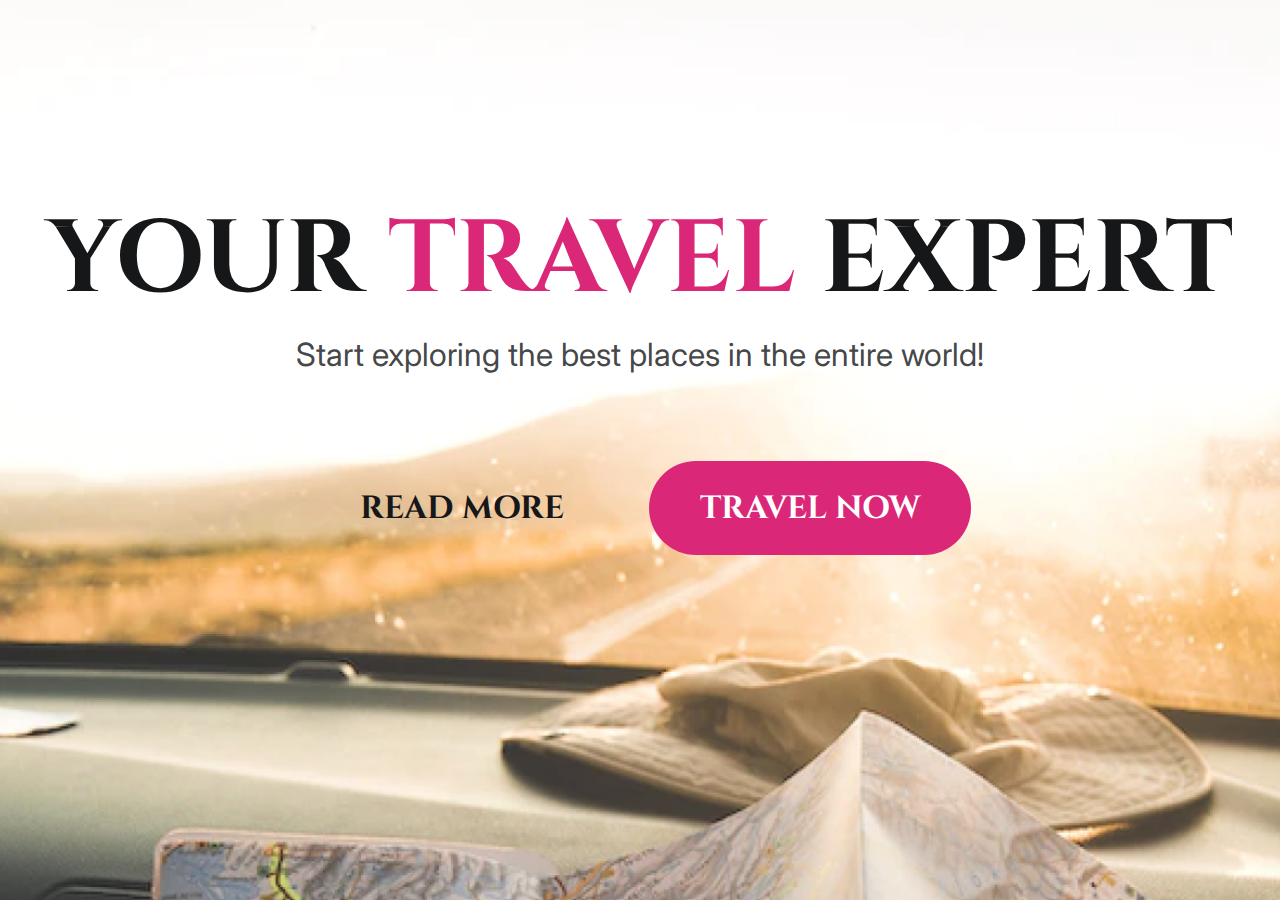
<file: challenge/index.html>
<!DOCTYPE html>
<html lang="en">
<head>
  <link rel="preconnect" href="https://fonts.googleapis.com">
  <link rel="preconnect" href="https://fonts.gstatic.com" crossorigin>

  <meta charset="UTF-8">
  <meta name="viewport" content="width=device-width, initial-scale=1.0">
  <title>Travel Expert</title>
  <link rel="shortcut icon" href="./img/travel_vacation_icon.png">
  <link rel="stylesheet" href="style.css">
  <link href="https://fonts.googleapis.com/css2?family=Cinzel:wght@700&family=Inter&display=swap" rel="stylesheet">
</head>
<body>
  <h1>Your <span>travel</span> expert</h1>
  <p>Start exploring the best places in the entire world!</p>
  
  <div id="btns">
    <a href="#">Read more</a>
    <a id="btn-travel" href="#">travel now</a>
  </div>
</body>
</html>
</file>
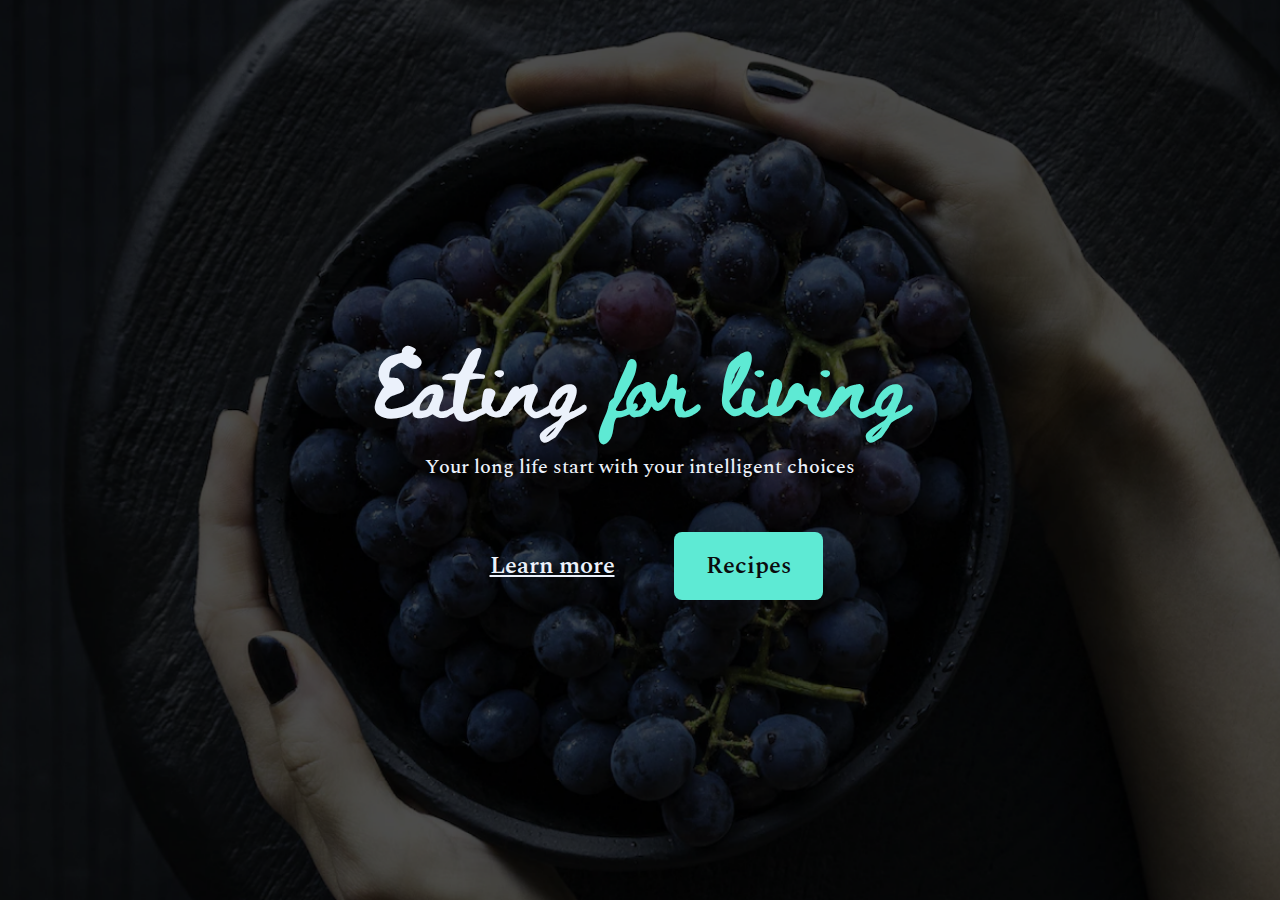
<file: challenge2/index.html>
<!DOCTYPE html>
<html lang="en">
<head>
  <link rel="preconnect" href="https://fonts.googleapis.com">
  <link rel="preconnect" href="https://fonts.gstatic.com" crossorigin>

  <meta charset="UTF-8">
  <meta name="viewport" content="width=device-width, initial-scale=1.0">
  <title>Healthy Recipes</title>

  <link rel="stylesheet" href="style.css">
  <link rel="shortcut icon" href="images/book_recipe_icon.png" type="image/x-icon">
  <link href="https://fonts.googleapis.com/css2?family=Beth+Ellen&family=Spectral:wght@500;600&display=swap" rel="stylesheet">
</head>
<body>
  <h1>Eating <span>for living</span></h1>
  <p>Your long life start with  your intelligent choices</p>

  <div>
    <a href="#">Learn more</a>
    <a id="btn-recipes" href="#">Recipes</a>
  </div>
</body>
</html>
</file>
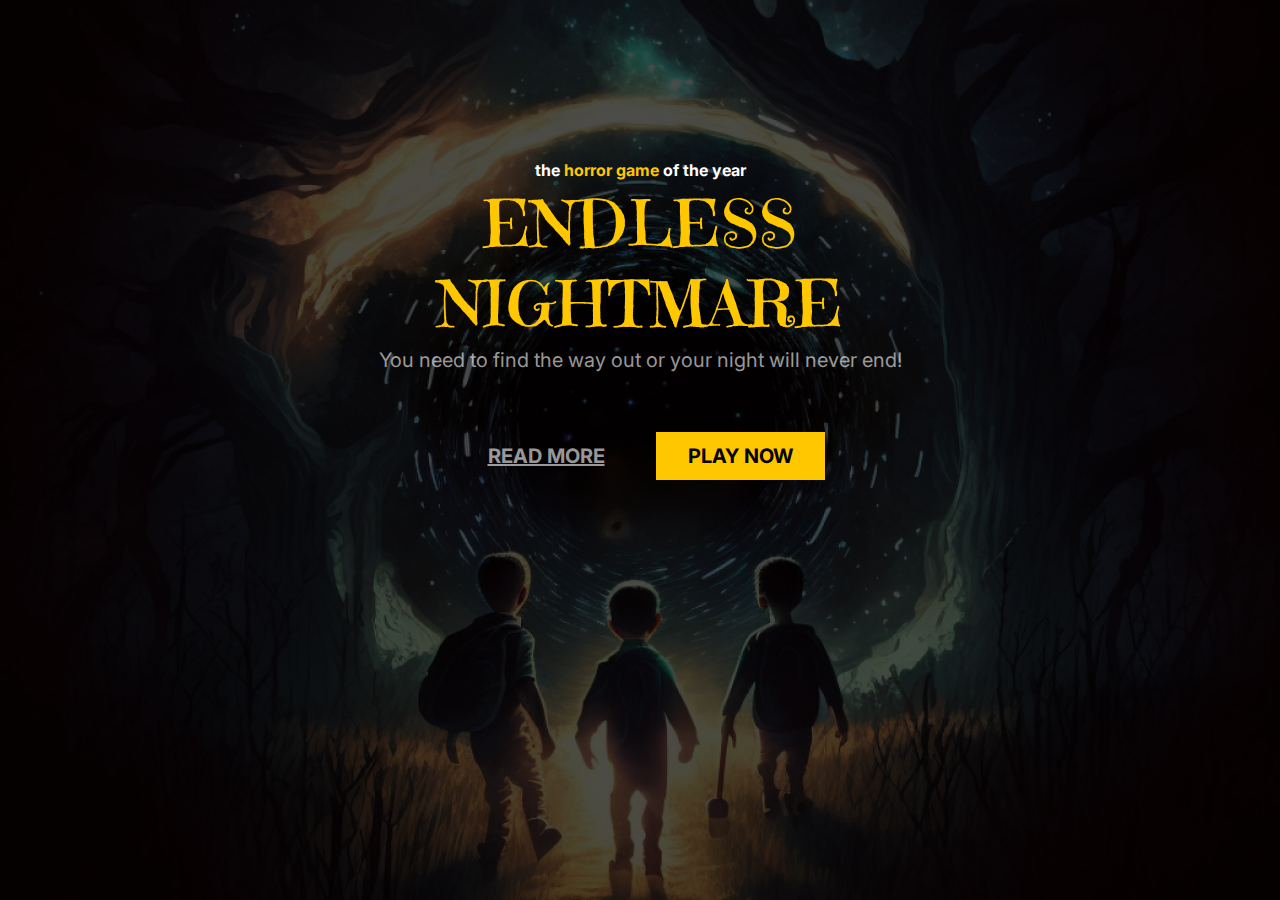
<file: class/index.html>
<!DOCTYPE html>
<html lang="en">
<head>
  <link rel="preconnect" href="https://fonts.googleapis.com">
  <link rel="preconnect" href="https://fonts.gstatic.com" crossorigin>

  <meta charset="UTF-8">
  <meta name="viewport" content="width=device-width, initial-scale=1.0">
  <title>Horror Game</title>
  <link rel="shortcut icon" href="./images/37392_scream_horror_halloween_icon.png" type="image/x-icon">

  <link rel="stylesheet" href="style.css">
  <link href="https://fonts.googleapis.com/css2?family=Emilys+Candy&family=Inter:wght@400;700&display=swap" rel="stylesheet">
</head>
<body>
  <h3>the <span>horror game</span> of the year</h3>
  <h1>ENDLESS <br>NIGHTMARE</h1>
  <p>You need to find the way out or your night will never end!</p>
  <a href="#">read more</a>
  <a id="btn-play" href="#">play now</a>
</body>
</html>
</file>
<file: challenge/style.css>
* {
  margin: 0;
  padding: 0;
  box-sizing: border-box;
}

:root {
  --black: #151718;
  --black-p: rgba(44, 46, 47, 0.9);
  --pink: #DB2777;

  font-size: 62,5%;  /* 1rem = 10px */
}

body {
  height: 100vh;
  margin: 0 auto;

  background-image: url(./img/image.png);
  background-repeat: no-repeat;
  background-size: cover;
  background-position: bottom;

  font-family: 'Cinzel', serif;
  color: var(--black);
  font-size: 2.0rem;
  line-height: 2.4rem;

  text-align: center;
}

h1 {
  font-size: 6.4rem;
  font-weight: 700;
  line-height: 8.6rem;
  text-transform: uppercase;

  padding: 15% 2% 0 2%;
}

h1 span {
  color: var(--pink);
}

p {
  font-family: 'Inter', sans-serif;
  color: var(--black-p);

  margin-block: 0.4rem 7.2rem;
  padding: 0 2%;
}

#btns {
  padding: 0 2%;
}

a {
  color: var(--black);
  font-weight: 700;
  text-transform: uppercase;
  text-decoration: none;
  border-radius: 880px;

  padding: 1.6rem 3.2rem;
}

a:hover {
  box-shadow: 3px 5px 30px 1px var(--pink);
}

#btn-travel {
  color: white;
  background: var(--pink);

  margin-left: 1.6rem;
}


@media (max-width:776px)  {
  p {
  margin-block: 0.4rem 4rem;
  }

  a {
  padding: 1rem 3.2rem;
  }


  #btns {
    display: grid;
    gap: 20px;
    margin: 0.4rem 7.2rem; 
  }

  #btn-travel {
    margin-left: 0;
  }
}
</file>
<file: challenge2/style.css>
*{
  margin: 0;
  padding: 0;
  box-sizing: border-box;

  -webkit-font-smoothing: antialiased;
  -moz-font-smoothing: grayscale;
}

:root {
  font-size: 62.5%;  /* 1rem = 10px */

  --primary-green: #5EEAD4;
  --primary-white: #EBF1FB;
  --primary-black: #0B0C0E;
}

body {
  height: 100vh;

  background-image: url(./images/background-image.png);
  background-repeat: no-repeat;
  background-size: cover;
  background-position: center;

  font-family: 'Spectral', serif;
  color: var(--primary-white);
  text-align: center;

  display: grid;
  place-content: center;
}

h1 {
  font-family: 'Beth Ellen', cursive;
  font-size: 6.4rem;
  line-height: 12.0rem;

  margin-bottom: 1rem;
}

h1 span {
  color: var(--primary-green);
}

p {
  font-size: 2.0rem;
  line-height: 3.044rem;
  font-weight: 500;

  margin-bottom: 7.2rem;
}

a {
  color: var(--primary-white);
  font-size: 2.4rem;
  line-height: 2.4rem;
  font-weight: 600;

  padding: 1.6rem 3.2rem;
  border-radius: 8px;
}

a:hover {
  box-shadow: 1px 1px 30px white;
}

#btn-recipes {
  background: var(--primary-green);
  color: var(--primary-black);
  text-decoration: none;

  margin-left: 2.4rem;
}
</file>
<file: class/style.css>
* {
  margin: 0;
  padding: 0;
  box-sizing: border-box;

  -webkit-font-smoothing: antialiased;
  -moz-osx-font-smoothing: grayscale;
}

:root {
  font-size: 62.5%;    /* 1rem = 10px */

  --primary-yellow: #FFC700;
  --primary-white: rgba(255, 255, 255, 0.6);
  --secondary-white: rgba(255, 255, 255);
  --primary-black: #040101;
}

body {
  font-family: 'Inter', sans-serif;
  color: var(--primary-white);
  text-align: center;

  background-image: url(./images/background-image.png);
  background-repeat: no-repeat;
  background-size: cover;
  background-position: center;
  height: 100vh;

  padding-top: 16rem;
}

h3 {
  font-size: 1.6rem;
  font-weight: 700;
  line-height: 2rem;
  color: var(--secondary-white);
}

h3 span {
  color: var(--primary-yellow);
}

h1 {
  font-family: 'Emilys Candy', cursive;
  color: var(--primary-yellow);
  font-size: 6.4rem;
  font-weight: 400;
  line-height: 8rem;

  padding-block: 0.4rem;
}

p{
  font-size: 2.0rem;
  line-height: 2.4rem;

  padding-bottom: 7.2rem;
}

a{
  font-size: 2.0rem;
  font-weight: 700;
  line-height: 2.4rem;
  text-transform: uppercase;
  color: var(--primary-white);

  padding: 1.2rem 3.2rem;
}

#btn-play{
  text-decoration: none;
  color: var(--primary-black);
  background: var(--primary-yellow);

  margin-left: 1.6rem;
  
}

a:hover{
  box-shadow: 5px 5px 20px 1px white;

}
</file>
